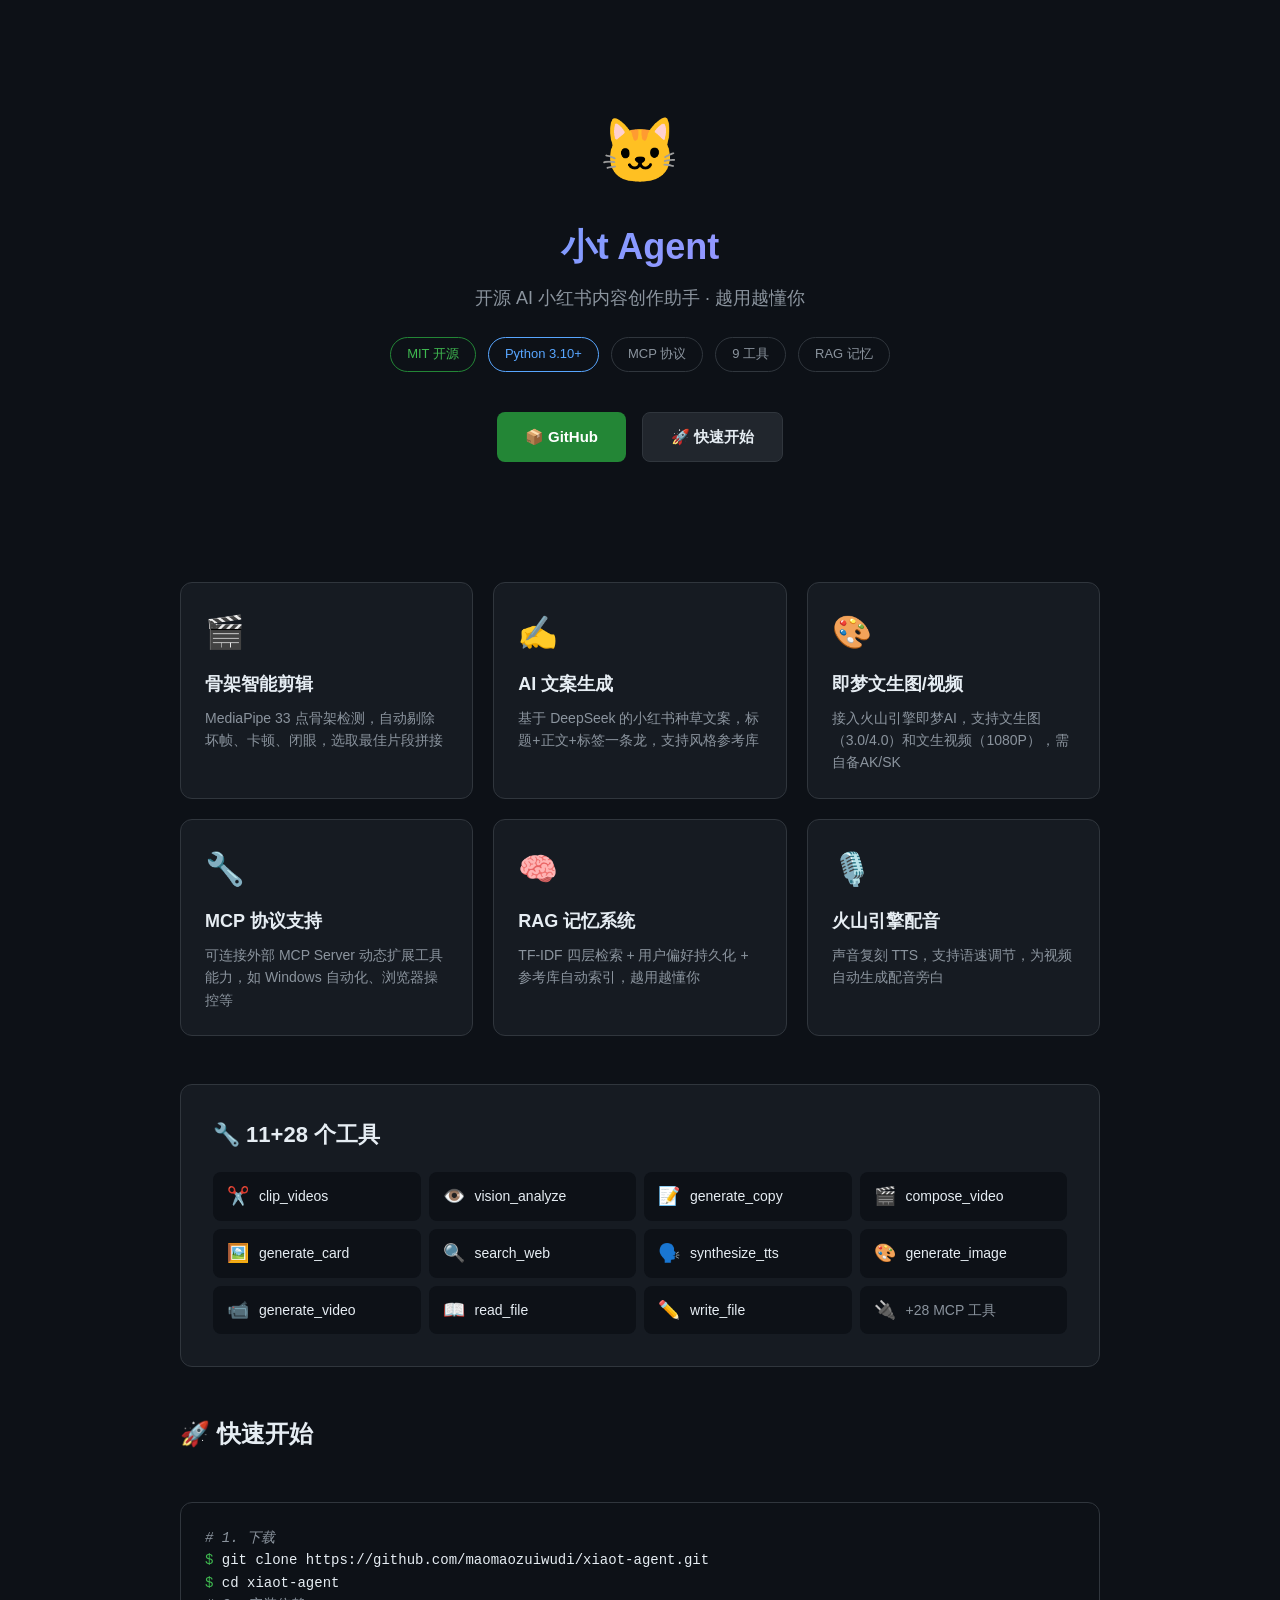
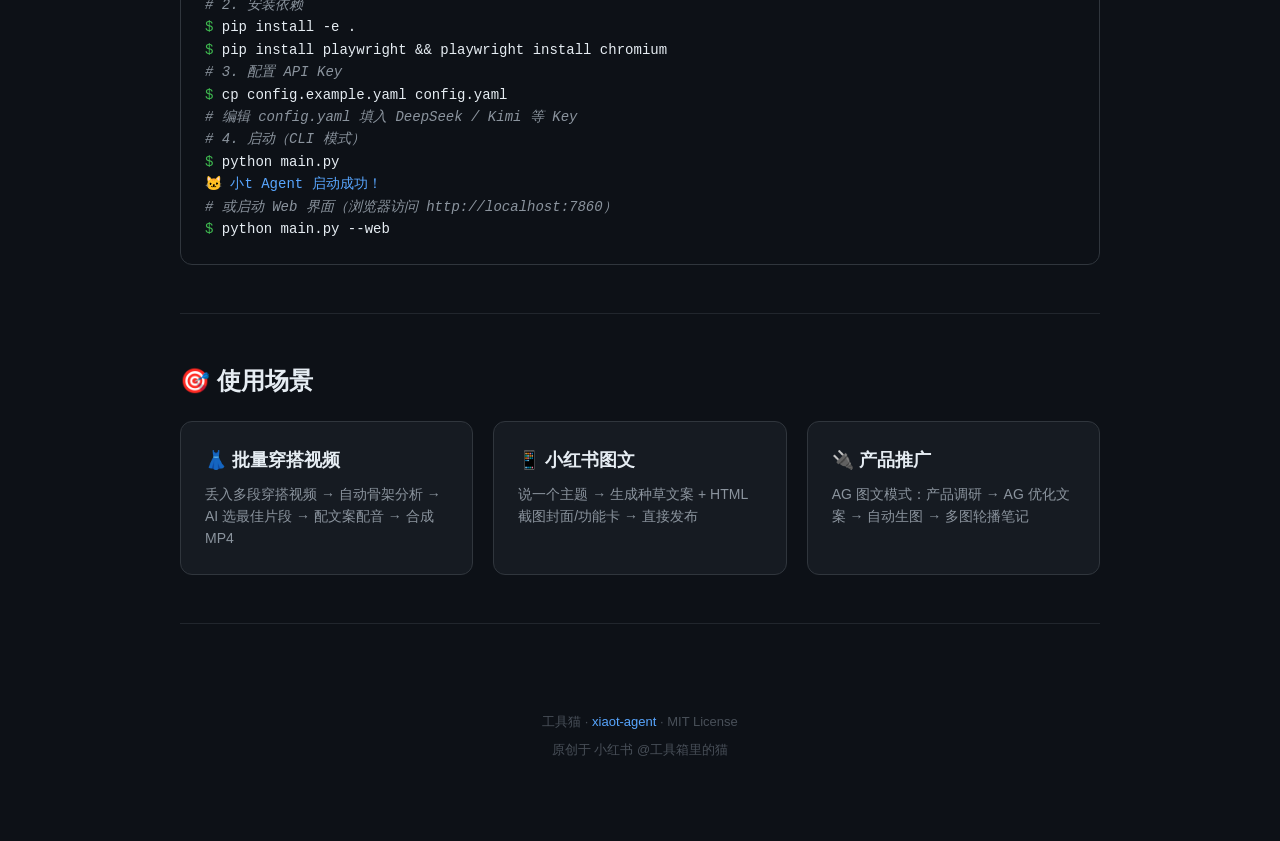
<file: index.html>
<!DOCTYPE html>
<html lang="zh-CN">
<head>
<meta charset="UTF-8">
<meta name="viewport" content="width=device-width, initial-scale=1.0">
<meta name="theme-color" content="#0d1117">
<meta name="description" content="小t Agent — 开源AI小红书内容创作助手。支持视频骨架剪辑、AI文案、文生图、即梦视频生成，越用越懂你。">
<title>小t Agent — 小红书AI内容创作助手</title>
<link rel="icon" href="data:image/svg+xml,<svg xmlns=%22http://www.w3.org/2000/svg%22 viewBox=%220 0 100 100%22><text y=%22.9em%22 font-size=%2290%22>🐱</text></svg>">
<style>
*{margin:0;padding:0;box-sizing:border-box}
body{font-family:-apple-system,'Microsoft YaHei','PingFang SC',sans-serif;background:#0d1117;color:#e6edf3;min-height:100vh;line-height:1.6}
.container{max-width:960px;margin:0 auto;padding:40px 20px}
header{text-align:center;padding:60px 0 40px}
.cat{font-size:64px}
h1{font-size:36px;font-weight:700;margin:16px 0 8px;background:linear-gradient(135deg,#58a6ff,#bc8cff);-webkit-background-clip:text;-webkit-text-fill-color:transparent;background-clip:text}
.tagline{color:#8b949e;font-size:18px;margin-bottom:24px}
.badges{display:flex;justify-content:center;gap:12px;flex-wrap:wrap;margin-bottom:40px}
.badge{padding:6px 16px;border-radius:20px;font-size:13px;font-weight:500;border:1px solid #30363d;color:#8b949e}
.badge.mit{border-color:#238636;color:#3fb950}
.badge.python{border-color:#58a6ff;color:#58a6ff}
.hero-btns{display:flex;justify-content:center;gap:16px;flex-wrap:wrap;margin:32px 0}
.btn{display:inline-flex;align-items:center;gap:8px;padding:12px 28px;border-radius:8px;font-size:15px;font-weight:600;text-decoration:none;transition:all .2s}
.btn.primary{background:#238636;color:#fff}
.btn.primary:hover{background:#2ea043}
.btn.secondary{background:#21262d;color:#e6edf3;border:1px solid #30363d}
.btn.secondary:hover{border-color:#8b949e}
.features{display:grid;grid-template-columns:repeat(auto-fit,minmax(280px,1fr));gap:20px;margin:48px 0}
.feature-card{background:#161b22;border:1px solid #30363d;border-radius:12px;padding:24px;transition:border-color .2s}
.feature-card:hover{border-color:#58a6ff}
.feature-icon{font-size:32px;margin-bottom:12px}
.feature-title{font-size:18px;font-weight:600;margin-bottom:8px}
.feature-desc{color:#8b949e;font-size:14px}
.tools{background:#161b22;border:1px solid #30363d;border-radius:12px;padding:32px;margin:48px 0}
.tools h2{font-size:22px;margin-bottom:20px}
.tool-grid{display:grid;grid-template-columns:repeat(auto-fit,minmax(200px,1fr));gap:8px}
.tool-item{display:flex;align-items:center;gap:10px;padding:10px 14px;background:#0d1117;border-radius:8px;font-size:14px}
.tool-icon{font-size:18px;flex-shrink:0}
.console-box{background:#0d1117;border:1px solid #30363d;border-radius:12px;padding:24px;margin:48px 0;font-family:'SFMono-Regular','Consolas','Liberation Mono',monospace;font-size:14px;color:#8b949e}
.console-box .prompt{color:#3fb950}
.console-box .cmd{color:#e6edf3}
.console-box .comment{color:#8b949e;font-style:italic}
.console-box .output{color:#58a6ff}
.sep{border:0;border-top:1px solid #21262d;margin:48px 0}
footer{text-align:center;padding:40px 0;color:#484f58;font-size:13px}
footer a{color:#58a6ff;text-decoration:none}
@media(max-width:600px){.container{padding:20px 16px}h1{font-size:28px}header{padding:40px 0 20px}}
</style>
</head>
<body>
<div class="container">

<header>
<div class="cat">🐱</div>
<h1>小t Agent</h1>
<p class="tagline">开源 AI 小红书内容创作助手 · 越用越懂你</p>
<div class="badges">
<span class="badge mit">MIT 开源</span>
<span class="badge python">Python 3.10+</span>
<span class="badge">MCP 协议</span>
<span class="badge">9 工具</span>
<span class="badge">RAG 记忆</span>
</div>
<div class="hero-btns">
<a class="btn primary" href="https://github.com/maomaozuiwudi/xiaot-agent" target="_blank">📦 GitHub</a>
<a class="btn secondary" href="#start">🚀 快速开始</a>
</div>
</header>

<div class="features">
<div class="feature-card">
<div class="feature-icon">🎬</div>
<div class="feature-title">骨架智能剪辑</div>
<div class="feature-desc">MediaPipe 33 点骨架检测，自动剔除坏帧、卡顿、闭眼，选取最佳片段拼接</div>
</div>
<div class="feature-card">
<div class="feature-icon">✍️</div>
<div class="feature-title">AI 文案生成</div>
<div class="feature-desc">基于 DeepSeek 的小红书种草文案，标题+正文+标签一条龙，支持风格参考库</div>
</div>
<div class="feature-card">
<div class="feature-icon">🎨</div>
<div class="feature-title">即梦文生图/视频</div>
<div class="feature-desc">接入火山引擎即梦AI，支持文生图（3.0/4.0）和文生视频（1080P），需自备AK/SK</div>
</div>
<div class="feature-card">
<div class="feature-icon">🔧</div>
<div class="feature-title">MCP 协议支持</div>
<div class="feature-desc">可连接外部 MCP Server 动态扩展工具能力，如 Windows 自动化、浏览器操控等</div>
</div>
<div class="feature-card">
<div class="feature-icon">🧠</div>
<div class="feature-title">RAG 记忆系统</div>
<div class="feature-desc">TF-IDF 四层检索 + 用户偏好持久化 + 参考库自动索引，越用越懂你</div>
</div>
<div class="feature-card">
<div class="feature-icon">🎙️</div>
<div class="feature-title">火山引擎配音</div>
<div class="feature-desc">声音复刻 TTS，支持语速调节，为视频自动生成配音旁白</div>
</div>
</div>

<div class="tools">
<h2>🔧 11+28 个工具</h2>
<div class="tool-grid">
<div class="tool-item"><span class="tool-icon">✂️</span> clip_videos</div>
<div class="tool-item"><span class="tool-icon">👁️</span> vision_analyze</div>
<div class="tool-item"><span class="tool-icon">📝</span> generate_copy</div>
<div class="tool-item"><span class="tool-icon">🎬</span> compose_video</div>
<div class="tool-item"><span class="tool-icon">🖼️</span> generate_card</div>
<div class="tool-item"><span class="tool-icon">🔍</span> search_web</div>
<div class="tool-item"><span class="tool-icon">🗣️</span> synthesize_tts</div>
<div class="tool-item"><span class="tool-icon">🎨</span> generate_image</div>
<div class="tool-item"><span class="tool-icon">📹</span> generate_video</div>
<div class="tool-item"><span class="tool-icon">📖</span> read_file</div>
<div class="tool-item"><span class="tool-icon">✏️</span> write_file</div>
<div class="tool-item" style="color:#8b949e;"><span class="tool-icon">🔌</span> +28 MCP 工具</div>
</div>
</div>

<h2 id="start">🚀 快速开始</h2>
<div class="console-box">
<div><span class="comment"># 1. 下载</span></div>
<div><span class="prompt">$</span> <span class="cmd">git clone https://github.com/maomaozuiwudi/xiaot-agent.git</span></div>
<div><span class="prompt">$</span> <span class="cmd">cd xiaot-agent</span></div>
<div> </div>
<div><span class="comment"># 2. 安装依赖</span></div>
<div><span class="prompt">$</span> <span class="cmd">pip install -e .</span></div>
<div><span class="prompt">$</span> <span class="cmd">pip install playwright && playwright install chromium</span></div>
<div> </div>
<div><span class="comment"># 3. 配置 API Key</span></div>
<div><span class="prompt">$</span> <span class="cmd">cp config.example.yaml config.yaml</span></div>
<div><span class="comment"># 编辑 config.yaml 填入 DeepSeek / Kimi 等 Key</span></div>
<div> </div>
<div><span class="comment"># 4. 启动（CLI 模式）</span></div>
<div><span class="prompt">$</span> <span class="cmd">python main.py</span></div>
<div class="output">🐱 小t Agent 启动成功！</div>
<div> </div>
<div><span class="comment"># 或启动 Web 界面（浏览器访问 http://localhost:7860）</span></div>
<div><span class="prompt">$</span> <span class="cmd">python main.py --web</span></div>
</div>

<hr class="sep">

<h2>🎯 使用场景</h2>
<div class="features" style="margin-top:20px">
<div class="feature-card">
<div class="feature-title">👗 批量穿搭视频</div>
<div class="feature-desc">丢入多段穿搭视频 → 自动骨架分析 → AI 选最佳片段 → 配文案配音 → 合成 MP4</div>
</div>
<div class="feature-card">
<div class="feature-title">📱 小红书图文</div>
<div class="feature-desc">说一个主题 → 生成种草文案 + HTML 截图封面/功能卡 → 直接发布</div>
</div>
<div class="feature-card">
<div class="feature-title">🔌 产品推广</div>
<div class="feature-desc">AG 图文模式：产品调研 → AG 优化文案 → 自动生图 → 多图轮播笔记</div>
</div>
</div>

<hr class="sep">

<footer>
<p>工具猫 · <a href="https://github.com/maomaozuiwudi/xiaot-agent" target="_blank">xiaot-agent</a> · MIT License</p>
<p style="margin-top:8px">原创于 小红书 @工具箱里的猫</p>
</footer>

</div>
</body>
</html>
</file>
